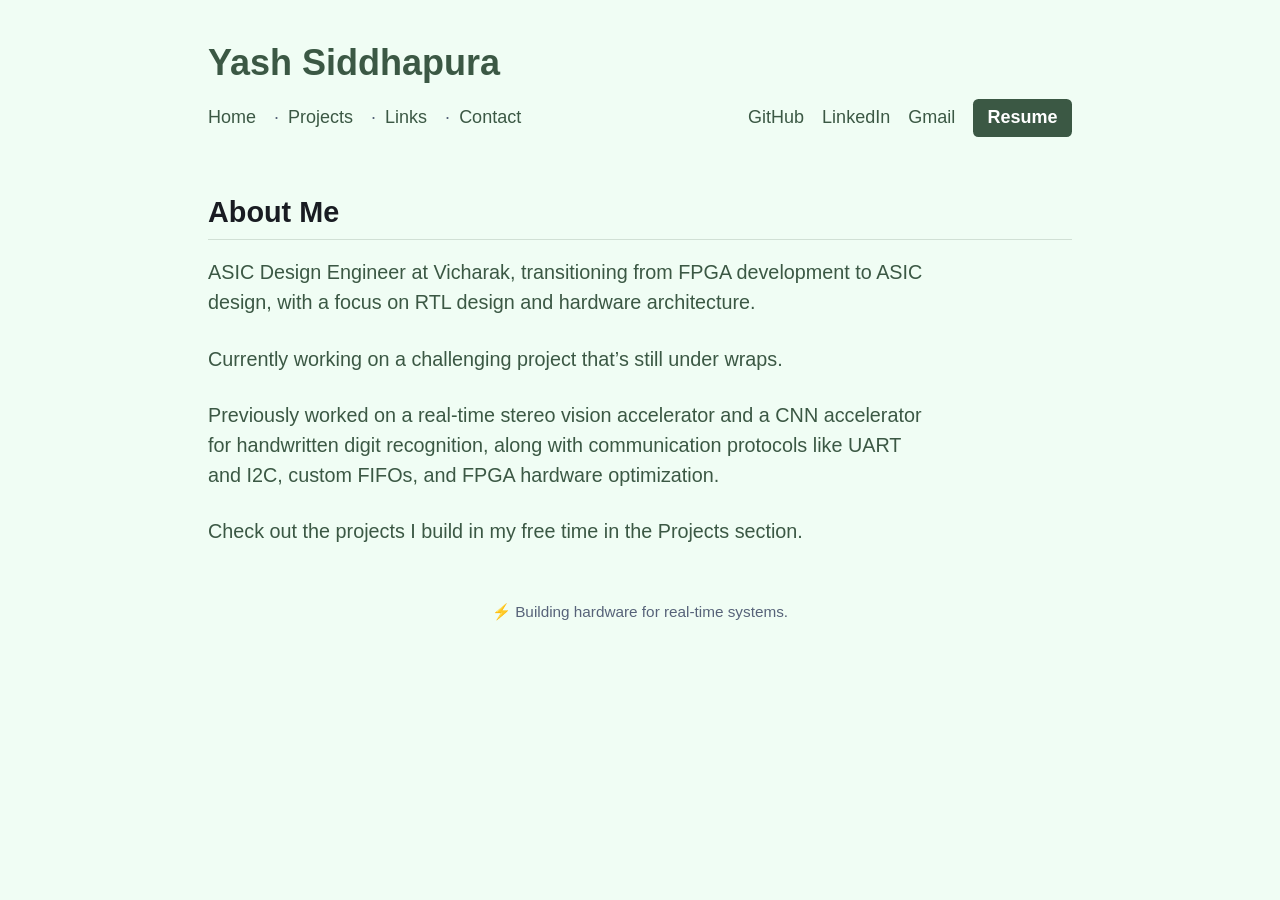
<file: index.html>
<!DOCTYPE html>
<html lang="en">
<head>
    <meta charset="UTF-8">
    <meta name="viewport" content="width=device-width, initial-scale=1.0">
    <title>Yash Siddhapura — Home</title>
    <style>
        *,
        *::before,
        *::after {
            box-sizing: border-box;
            margin: 0;
            padding: 0;
        }

        :root {
            --bg: #f0fdf4;
            --bg-dim: #f5f7f9;
            --fg: #3b5844;
            --fg-dim: #576379;
            --fg-heavy: #191c22;
            --primary: #3b5844;
            --border: #d1e0d5;
            --radius: 0.3rem;
            --max-width: 50rem;
            --font-size: 18px;
        }

        html {
            scroll-behavior: smooth;
            font-size: var(--font-size);
            font-family: -apple-system, BlinkMacSystemFont, 'Segoe UI', Roboto, Oxygen, Ubuntu, Cantarell, sans-serif;
            background: var(--bg);
            color: var(--fg);
            line-height: 1.5;
        }

        body {
            margin: 0 auto;
            max-width: var(--max-width);
            padding: 0 1rem;
        }

        h1, h2, h3, h4, h5, h6 {
            color: var(--fg-heavy);
        }

        a {
            color: var(--primary);
            text-decoration: none;
            transition: opacity 0.2s;
        }

        a:hover {
            text-decoration: underline;
            opacity: 0.8;
        }

        body > header {
            padding: 2rem 0 1rem;
        }

        .site-title {
            margin-bottom: 0.5rem;
        }

        .site-title a {
            color: var(--primary);
            text-decoration: none;
        }

        nav {
            display: flex;
            flex-wrap: wrap;
            justify-content: space-between;
            align-items: center;
        }

        .nav-links {
            list-style: none;
            display: flex;
            gap: 1rem;
            flex-wrap: wrap;
        }

        .nav-links li + li::before {
            content: "·";
            margin-right: 0.5rem;
            color: var(--fg-dim);
        }

        .external-links {
            display: flex;
            gap: 1rem;
            align-items: center;
        }

        .resume-btn {
            background: var(--primary);
            color: white;
            padding: 0.3rem 0.8rem;
            border-radius: var(--radius);
            font-weight: 600;
            transition: background 0.2s;
        }

        .resume-btn:hover {
            background: #2c4634;
            text-decoration: none;
            opacity: 1;
        }

        main {
            margin: 2rem 0;
        }

        section {
            margin-bottom: 3rem;
        }

        .section-title {
            font-size: 1.6rem;
            margin-bottom: 1rem;
            border-bottom: 1px solid var(--border);
            padding-bottom: 0.3rem;
        }

        .intro {
            font-size: 1.1rem;
            max-width: 40rem;
        }

        body > footer {
            margin: 3rem 0;
            text-align: center;
            color: var(--fg-dim);
            font-size: 0.85rem;
        }

        @media (max-width: 600px) {
            nav {
                flex-direction: column;
                align-items: flex-start;
                gap: 0.8rem;
            }
            .external-links {
                flex-wrap: wrap;
            }
        }
    </style>
</head>
<body>
    <header>
        <h1 class="site-title"><a href="index.html">Yash Siddhapura</a></h1>
        <nav>
            <ul class="nav-links">
                <li><a href="index.html">Home</a></li>
                <li><a href="projects.html">Projects</a></li>
                <li><a href="links.html">Links</a></li>
                <li><a href="contact.html">Contact</a></li>
            </ul>
            <div class="external-links">
                <a href="https://github.com/siddhapura-Yash" target="_blank" rel="noopener">GitHub</a>
                <a href="https://linkedin.com/in/yash-siddhapura" target="_blank" rel="noopener">LinkedIn</a>
                <a href="mailto:yash.siddhapura@email.com">Gmail</a>
                <a href="YASH_SIDDHAPURA_RESUME.pdf" class="resume-btn" target="_blank" rel="noopener">Resume</a>
            </div>
        </nav>
    </header>

    <main>
       <section>

    <h2 class="section-title">About Me</h2>

    <p class="intro">
        ASIC Design Engineer at Vicharak, transitioning from FPGA development to ASIC design, with a focus on RTL design and hardware architecture.
    </p>

    <br>

    <p class="intro">
        Currently working on a challenging project that’s still under wraps.
    </p>

    <br>

    <p class="intro">
        Previously worked on a real-time stereo vision accelerator and a CNN accelerator for handwritten digit recognition, along with communication protocols like UART and I2C, custom FIFOs, and FPGA hardware optimization.
    </p>

    <br>

    <p class="intro">
        Check out the projects I build in my free time in the Projects section.
    </p>

</section>
    </main>

  <footer>
      <p>
          ⚡ Building hardware for real-time systems.
      </p>
  </footer>
</body>
</html>
</file>
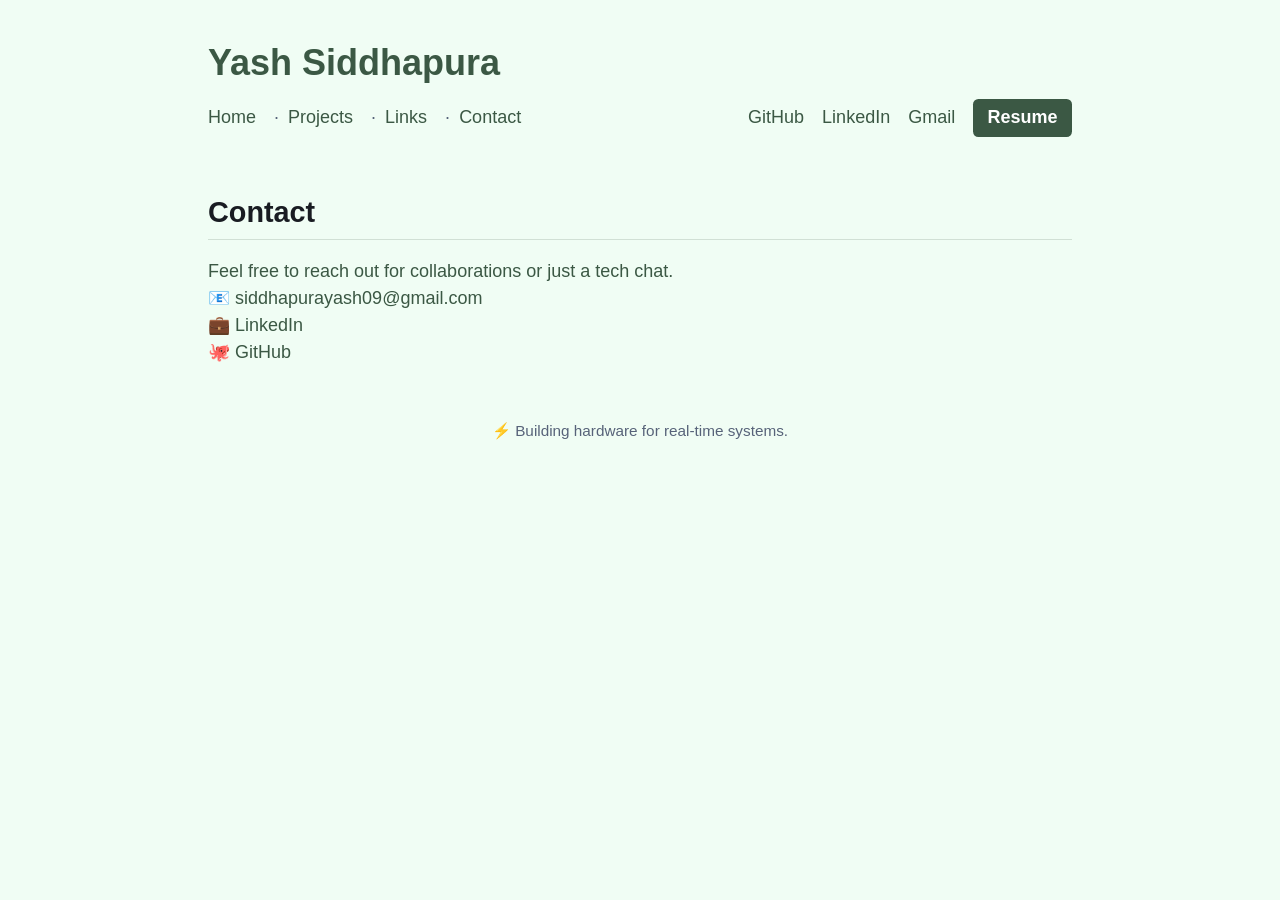
<file: contact.html>
<!DOCTYPE html>
<html lang="en">
<head>
    <meta charset="UTF-8">
    <meta name="viewport" content="width=device-width, initial-scale=1.0">
    <title>Yash Siddhapura — Contact</title>
    <style>
        *,
        *::before,
        *::after {
            box-sizing: border-box;
            margin: 0;
            padding: 0;
        }

        :root {
            --bg: #f0fdf4;
            --bg-dim: #f5f7f9;
            --fg: #3b5844;
            --fg-dim: #576379;
            --fg-heavy: #191c22;
            --primary: #3b5844;
            --border: #d1e0d5;
            --radius: 0.3rem;
            --max-width: 50rem;
            --font-size: 18px;
        }

        html {
            scroll-behavior: smooth;
            font-size: var(--font-size);
            font-family: -apple-system, BlinkMacSystemFont, 'Segoe UI', Roboto, Oxygen, Ubuntu, Cantarell, sans-serif;
            background: var(--bg);
            color: var(--fg);
            line-height: 1.5;
        }

        body {
            margin: 0 auto;
            max-width: var(--max-width);
            padding: 0 1rem;
        }

        h1, h2, h3, h4, h5, h6 {
            color: var(--fg-heavy);
        }

        a {
            color: var(--primary);
            text-decoration: none;
            transition: opacity 0.2s;
        }

        a:hover {
            text-decoration: underline;
            opacity: 0.8;
        }

        body > header {
            padding: 2rem 0 1rem;
        }

        .site-title {
            margin-bottom: 0.5rem;
        }

        .site-title a {
            color: var(--primary);
            text-decoration: none;
        }

        nav {
            display: flex;
            flex-wrap: wrap;
            justify-content: space-between;
            align-items: center;
        }

        .nav-links {
            list-style: none;
            display: flex;
            gap: 1rem;
            flex-wrap: wrap;
        }

        .nav-links li + li::before {
            content: "·";
            margin-right: 0.5rem;
            color: var(--fg-dim);
        }

        .external-links {
            display: flex;
            gap: 1rem;
            align-items: center;
        }

        .resume-btn {
            background: var(--primary);
            color: white;
            padding: 0.3rem 0.8rem;
            border-radius: var(--radius);
            font-weight: 600;
            transition: background 0.2s;
        }

        .resume-btn:hover {
            background: #2c4634;
            text-decoration: none;
            opacity: 1;
        }

        main {
            margin: 2rem 0;
        }

        section {
            margin-bottom: 3rem;
        }

        .section-title {
            font-size: 1.6rem;
            margin-bottom: 1rem;
            border-bottom: 1px solid var(--border);
            padding-bottom: 0.3rem;
        }

        .contact-info {
            font-size: 1rem;
        }

        body > footer {
            margin: 3rem 0;
            text-align: center;
            color: var(--fg-dim);
            font-size: 0.85rem;
        }

        @media (max-width: 600px) {
            nav {
                flex-direction: column;
                align-items: flex-start;
                gap: 0.8rem;
            }
            .external-links {
                flex-wrap: wrap;
            }
        }
    </style>
</head>
<body>
    <header>
        <h1 class="site-title"><a href="index.html">Yash Siddhapura</a></h1>
        <nav>
            <ul class="nav-links">
                <li><a href="index.html">Home</a></li>
                <li><a href="projects.html">Projects</a></li>
                <li><a href="links.html">Links</a></li>
                <li><a href="contact.html">Contact</a></li>
            </ul>
            <div class="external-links">
                <a href="https://github.com/siddhapura-Yash" target="_blank" rel="noopener">GitHub</a>
                <a href="https://www.linkedin.com/in/siddhapurayash/" target="_blank" rel="noopener">LinkedIn</a>
                <a href="mailto:yash.siddhapurayash09@email.com">Gmail</a>
                <a href="YASH_SIDDHAPURA_RESUME.pdf" class="resume-btn" target="_blank" rel="noopener">Resume</a>
            </div>
        </nav>
    </header>

    <main>
        <section>
            <h2 class="section-title">Contact</h2>
            <p class="contact-info">
                Feel free to reach out for collaborations or just a tech chat.<br>
                📧 <a href="mailto:siddhapurayash09@gmail.com">siddhapurayash09@gmail.com</a><br>

                💼 <a href="https://linkedin.com/in/yash-siddhapura" target="_blank" rel="noopener">LinkedIn</a><br>

                🐙 <a href="https://github.com/siddhapura-Yash" target="_blank" rel="noopener">GitHub</a>
            </p>
        </section>
    </main>

  <footer>
      <p>
          ⚡ Building hardware for real-time systems.
      </p>
  </footer>
</body>
</html>
</file>
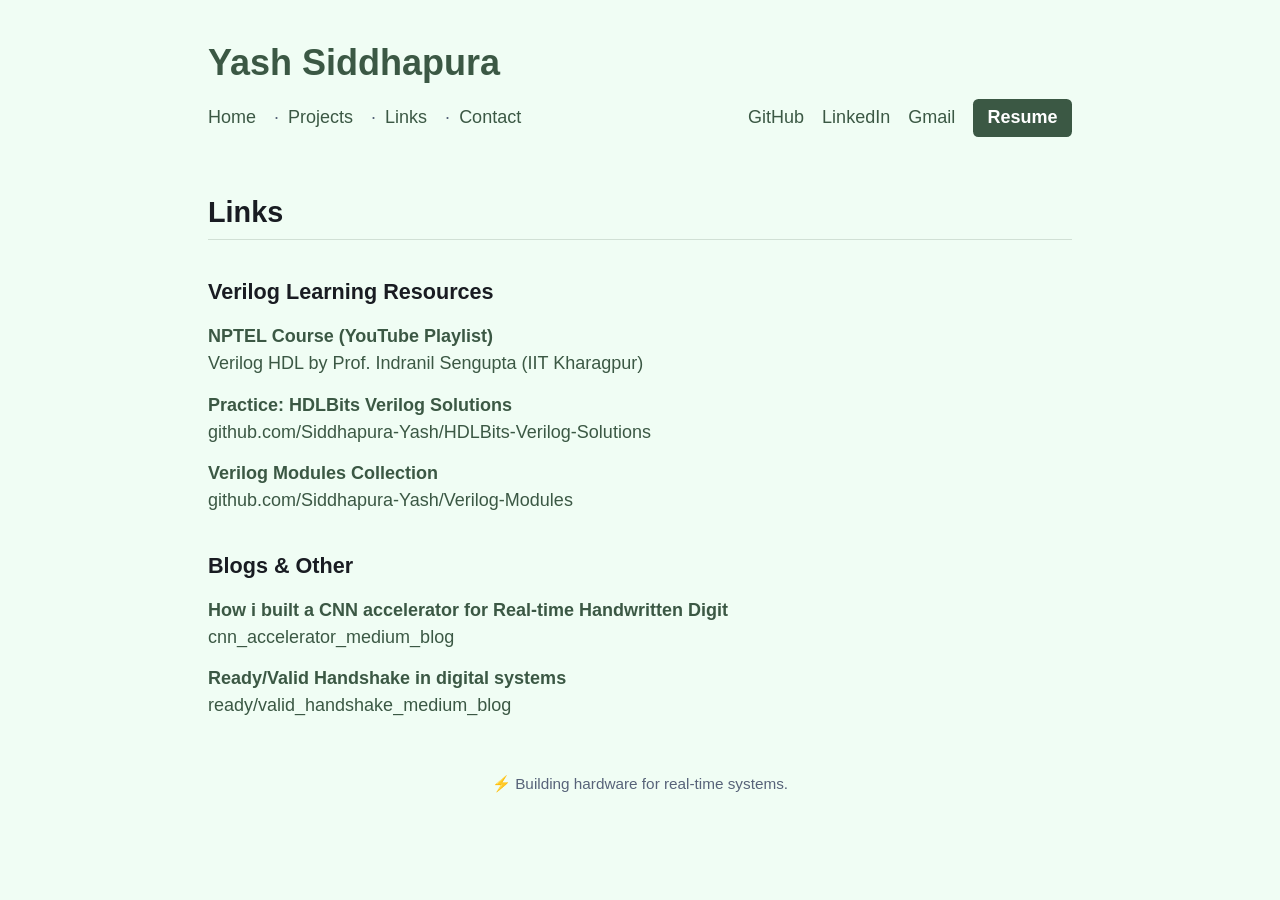
<file: links.html>
<!DOCTYPE html>
<html lang="en">
<head>
    <meta charset="UTF-8">
    <meta name="viewport" content="width=device-width, initial-scale=1.0">
    <title>Yash Siddhapura — Links</title>
    <style>
        *,
        *::before,
        *::after {
            box-sizing: border-box;
            margin: 0;
            padding: 0;
        }

        :root {
            --bg: #f0fdf4;
            --bg-dim: #f5f7f9;
            --fg: #3b5844;
            --fg-dim: #576379;
            --fg-heavy: #191c22;
            --primary: #3b5844;
            --border: #d1e0d5;
            --radius: 0.3rem;
            --max-width: 50rem;
            --font-size: 18px;
        }

        html {
            scroll-behavior: smooth;
            font-size: var(--font-size);
            font-family: -apple-system, BlinkMacSystemFont, 'Segoe UI', Roboto, Oxygen, Ubuntu, Cantarell, sans-serif;
            background: var(--bg);
            color: var(--fg);
            line-height: 1.5;
        }

        body {
            margin: 0 auto;
            max-width: var(--max-width);
            padding: 0 1rem;
        }

        h1, h2, h3, h4, h5, h6 {
            color: var(--fg-heavy);
        }

        a {
            color: var(--primary);
            text-decoration: none;
            transition: opacity 0.2s;
        }

        a:hover {
            text-decoration: underline;
            opacity: 0.8;
        }

        body > header {
            padding: 2rem 0 1rem;
        }

        .site-title {
            margin-bottom: 0.5rem;
        }

        .site-title a {
            color: var(--primary);
            text-decoration: none;
        }

        nav {
            display: flex;
            flex-wrap: wrap;
            justify-content: space-between;
            align-items: center;
        }

        .nav-links {
            list-style: none;
            display: flex;
            gap: 1rem;
            flex-wrap: wrap;
        }

        .nav-links li + li::before {
            content: "·";
            margin-right: 0.5rem;
            color: var(--fg-dim);
        }

        .external-links {
            display: flex;
            gap: 1rem;
            align-items: center;
        }

        .resume-btn {
            background: var(--primary);
            color: white;
            padding: 0.3rem 0.8rem;
            border-radius: var(--radius);
            font-weight: 600;
            transition: background 0.2s;
        }

        .resume-btn:hover {
            background: #2c4634;
            text-decoration: none;
            opacity: 1;
        }

        main {
            margin: 2rem 0;
        }

        section {
            margin-bottom: 3rem;
        }

        .section-title {
            font-size: 1.6rem;
            margin-bottom: 1rem;
            border-bottom: 1px solid var(--border);
            padding-bottom: 0.3rem;
        }

        .sub-section {
            margin-top: 2rem;
        }

        .sub-title {
            font-size: 1.2rem;
            margin-bottom: 0.8rem;
            color: var(--fg-heavy);
        }

        .links-list {
            list-style: none;
        }

        .links-list li {
            margin-bottom: 0.8rem;
        }

        .links-list .note {
            color: var(--fg-dim);
            font-style: italic;
            margin-left: 0.3rem;
        }

        body > footer {
            margin: 3rem 0;
            text-align: center;
            color: var(--fg-dim);
            font-size: 0.85rem;
        }

        @media (max-width: 600px) {
            nav {
                flex-direction: column;
                align-items: flex-start;
                gap: 0.8rem;
            }
            .external-links {
                flex-wrap: wrap;
            }
        }
    </style>
</head>
<body>
    <header>
        <h1 class="site-title"><a href="index.html">Yash Siddhapura</a></h1>
        <nav>
            <ul class="nav-links">
                <li><a href="index.html">Home</a></li>
                <li><a href="projects.html">Projects</a></li>
                <li><a href="links.html">Links</a></li>
                <li><a href="contact.html">Contact</a></li>
            </ul>
            <div class="external-links">
                <a href="https://github.com/siddhapura-Yash" target="_blank" rel="noopener">GitHub</a>
                <a href="https://linkedin.com/in/yash-siddhapura" target="_blank" rel="noopener">LinkedIn</a>
                <a href="mailto:yash.siddhapura@email.com">Gmail</a>
                <a href="YASH_SIDDHAPURA_RESUME.pdf" class="resume-btn" target="_blank" rel="noopener">Resume</a>
            </div>
        </nav>
    </header>

    <main>
        <section>
            <h2 class="section-title">Links</h2>

            <!-- Projects & Code
            <div class="sub-section">
                <h3 class="sub-title">Projects & Code</h3>
                <ul class="links-list">
                    <li>
                        <strong>ARM‑inspired 32‑bit RISC CPU</strong><br>
                        <a href="https://github.com/Siddhapura-Yash/32_bit_RISC_CPU_Based_on_ARM_Architecture" target="_blank" rel="noopener">
                            github.com/Siddhapura-Yash/ARM_inspired_CPU
                        </a>
                    </li>
                    <li>
                        <strong>19‑bit Custom ISA Processor</strong><br>
                        <a href="https://github.com/Siddhapura-Yash/Vicharak_Task/tree/main/Task%201%20(19-bit%20architecture)" target="_blank" rel="noopener">
                            github.com/Siddhapura-Yash/19-bit_custom_ISA
                        </a>
                    </li>
                </ul>
            </div> -->

            <!-- Learning Resources -->
            <div class="sub-section">
                <h3 class="sub-title">Verilog Learning Resources</h3>
                <ul class="links-list">
                    <li>
                        <strong>NPTEL Course (YouTube Playlist)</strong><br>
                        <a href="https://www.youtube.com/playlist?list=PLRsFfXmDi9IYCNlvNjrsD8bLMmNE0UxBH" target="_blank" rel="noopener">
                            Verilog HDL by Prof. Indranil Sengupta (IIT Kharagpur)
                        </a>
                    </li>
                    <!-- <li>
                        <strong>Book: “Verilog HDL” by Samir Palnitkar</strong><br>
                        <span class="note">Recommended for beginners and as a reference guide.</span>
                    </li> -->
                    <li>
                        <strong>Practice: HDLBits Verilog Solutions</strong><br>
                        <a href="https://github.com/Siddhapura-Yash/HDLBits-Verilog-Solutions" target="_blank" rel="noopener">
                            github.com/Siddhapura-Yash/HDLBits-Verilog-Solutions
                        </a>
                    </li>
                    <li>
                        <strong>Verilog Modules Collection</strong><br>
                        <a href="https://github.com/Siddhapura-Yash/Verilog-Modules" target="_blank" rel="noopener">
                            github.com/Siddhapura-Yash/Verilog-Modules
                        </a>
                    </li>
                </ul>
            </div>

                <!-- <div class="project-card">
                    <h3>Verilog Modules Collection</h3>
                    <p>Library of combinational/sequential circuits: adders, multiplexers, flip‑flops, counters, ALU, FSMs.</p>
                    <div class="links">
                        <a href="https://github.com/Siddhapura-Yash/Verilog-Modules" target="_blank" rel="noopener">GitHub ↗</a>
                    </div>
                </div>

            <!-- Blog & Other -->
            <div class="sub-section">
                <h3 class="sub-title">Blogs & Other</h3>
                <ul class="links-list">
                    <li>
                        <strong>How i built a CNN accelerator for Real-time Handwritten Digit </strong><br>
                        <a href="https://medium.com/@siddhapurayash09/how-i-built-a-cnn-accelerator-on-fpga-using-verilog-32bb0fd3b450?sharedUserId=siddhapurayash09" target="_blank" rel="noopener">
                            cnn_accelerator_medium_blog
                        </a>
                    </li>
                 
                        <strong> Ready/Valid Handshake in digital systems </strong><br>
                        <a href="https://medium.com/@siddhapurayash09/ready-valid-handshake-explained-how-hardware-handles-data-flow-and-backpressure-7cad900c1a65?sharedUserId=siddhapurayash09" target="_blank" rel="noopener">
                            ready/valid_handshake_medium_blog
                        </a>
                    </li>
                    
                </ul>
            </div>
        </section>
    </main>

  <footer>
      <p>
          ⚡ Building hardware for real-time systems.
      </p>
  </footer>
</body>
</html>
</file>
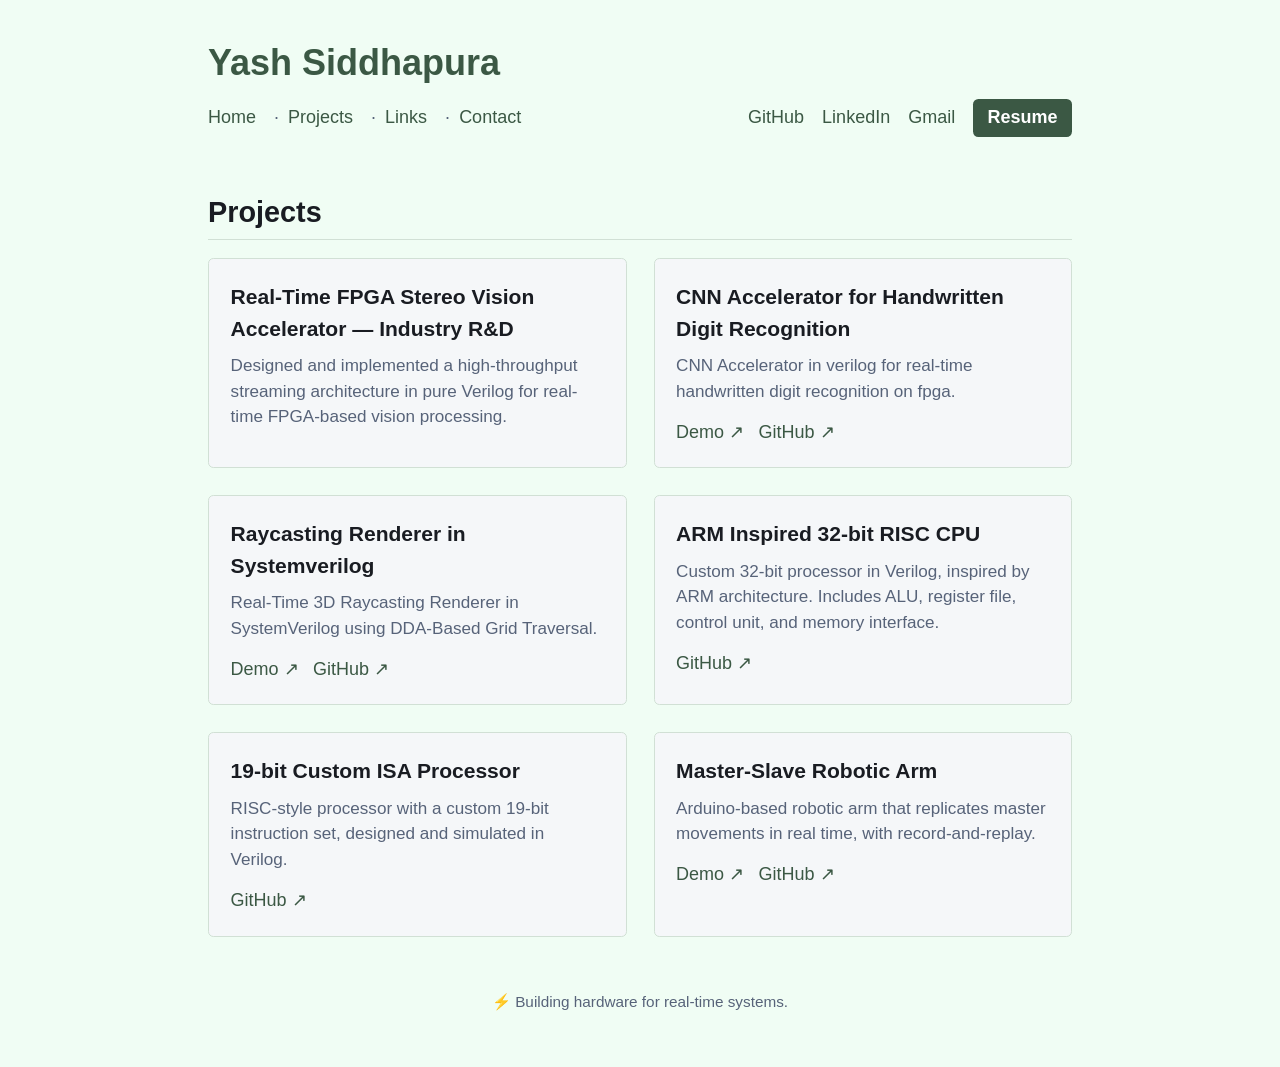
<file: projects.html>
<!DOCTYPE html>
<html lang="en">
<head>
    <meta charset="UTF-8">
    <meta name="viewport" content="width=device-width, initial-scale=1.0">
    <title>Yash Siddhapura — Projects</title>
    <style>
        *,
        *::before,
        *::after {
            box-sizing: border-box;
            margin: 0;
            padding: 0;
        }

        :root {
            --bg: #f0fdf4;
            --bg-dim: #f5f7f9;
            --fg: #3b5844;
            --fg-dim: #576379;
            --fg-heavy: #191c22;
            --primary: #3b5844;
            --border: #d1e0d5;
            --radius: 0.3rem;
            --max-width: 50rem;
            --font-size: 18px;
        }

        html {
            scroll-behavior: smooth;
            font-size: var(--font-size);
            font-family: -apple-system, BlinkMacSystemFont, 'Segoe UI', Roboto, Oxygen, Ubuntu, Cantarell, sans-serif;
            background: var(--bg);
            color: var(--fg);
            line-height: 1.5;
        }

        body {
            margin: 0 auto;
            max-width: var(--max-width);
            padding: 0 1rem;
        }

        h1, h2, h3, h4, h5, h6 {
            color: var(--fg-heavy);
        }

        a {
            color: var(--primary);
            text-decoration: none;
            transition: opacity 0.2s;
        }

        a:hover {
            text-decoration: underline;
            opacity: 0.8;
        }

        body > header {
            padding: 2rem 0 1rem;
        }

        .site-title {
            margin-bottom: 0.5rem;
        }

        .site-title a {
            color: var(--primary);
            text-decoration: none;
        }

        nav {
            display: flex;
            flex-wrap: wrap;
            justify-content: space-between;
            align-items: center;
        }

        .nav-links {
            list-style: none;
            display: flex;
            gap: 1rem;
            flex-wrap: wrap;
        }

        .nav-links li + li::before {
            content: "·";
            margin-right: 0.5rem;
            color: var(--fg-dim);
        }

        .external-links {
            display: flex;
            gap: 1rem;
            align-items: center;
        }

        .resume-btn {
            background: var(--primary);
            color: white;
            padding: 0.3rem 0.8rem;
            border-radius: var(--radius);
            font-weight: 600;
            transition: background 0.2s;
        }

        .resume-btn:hover {
            background: #2c4634;
            text-decoration: none;
            opacity: 1;
        }

        main {
            margin: 2rem 0;
        }

        section {
            margin-bottom: 3rem;
        }

        .section-title {
            font-size: 1.6rem;
            margin-bottom: 1rem;
            border-bottom: 1px solid var(--border);
            padding-bottom: 0.3rem;
        }

        .project-grid {
            display: grid;
            grid-template-columns: repeat(auto-fit, minmax(280px, 1fr));
            gap: 1.5rem;
        }

        .project-card {
            background: var(--bg-dim);
            border-radius: var(--radius);
            padding: 1.2rem;
            border: 1px solid var(--border);
            transition: transform 0.2s, box-shadow 0.2s;
        }

        .project-card:hover {
            transform: translateY(-3px);
            box-shadow: 0 4px 12px rgba(0,0,0,0.05);
        }

        .project-card h3 {
            margin-bottom: 0.5rem;
        }

        .project-card p {
            font-size: 0.95rem;
            color: var(--fg-dim);
        }

        .project-card .links {
            margin-top: 0.8rem;
            display: flex;
            gap: 0.8rem;
            flex-wrap: wrap;
        }

        body > footer {
            margin: 3rem 0;
            text-align: center;
            color: var(--fg-dim);
            font-size: 0.85rem;
        }

        @media (max-width: 600px) {
            nav {
                flex-direction: column;
                align-items: flex-start;
                gap: 0.8rem;
            }
            .external-links {
                flex-wrap: wrap;
            }
        }
    </style>
</head>
<body>
    <header>
        <h1 class="site-title"><a href="index.html">Yash Siddhapura</a></h1>
        <nav>
            <ul class="nav-links">
                <li><a href="index.html">Home</a></li>
                <li><a href="projects.html">Projects</a></li>
                <li><a href="links.html">Links</a></li>
                <li><a href="contact.html">Contact</a></li>
            </ul>
            <div class="external-links">
                <a href="https://github.com/siddhapura-Yash" target="_blank" rel="noopener">GitHub</a>
                <a href="https://linkedin.com/in/yash-siddhapura" target="_blank" rel="noopener">LinkedIn</a>
                <a href="mailto:yash.siddhapura@email.com">Gmail</a>
                <a href="YASH_SIDDHAPURA_RESUME.pdf" class="resume-btn" target="_blank" rel="noopener">Resume</a>
            </div>
        </nav>
    </header>

    <main>
        <section>
            <h2 class="section-title">Projects</h2>
            <div class="project-grid">
                <!-- Stereo Vision Accelerator (new) -->
                <div class="project-card">
                    <h3>Real-Time FPGA Stereo Vision Accelerator — Industry R&D</h3>
                    <p>Designed and implemented a high-throughput streaming architecture in pure Verilog for real-time FPGA-based vision processing. </p>
                </div>

                <div class="project-card">
                    <h3>CNN Accelerator for Handwritten Digit Recognition</h3>
                    <p>CNN Accelerator in verilog for real-time handwritten digit recognition on fpga.</p>
                  <div class="links">
                        <a href="https://youtube.com/shorts/lP0CcqOGTO4?si=usz_nDg3OeaUA5T7" target="_blank" rel="noopener">Demo ↗</a>
                        <a href="https://github.com/Siddhapura-Yash/CNN_Accelerator_for_Real_Time_Handwritten_Digit_Recognition" target="_blank" rel="noopener">GitHub ↗</a>
                    </div>
                </div> 
                
                <div class="project-card">
                    <h3>Raycasting Renderer in Systemverilog</h3>
                    <p>Real-Time 3D Raycasting Renderer in SystemVerilog using DDA-Based Grid Traversal.</p>
                    <div class="links">
                        <a href="https://youtu.be/DnbwZkidmCc" target="_blank" rel="noopener">Demo ↗</a>
                        <a href="https://github.com/Siddhapura-Yash/raycasting_on_fpga" target="_blank" rel="noopener">GitHub ↗</a>
                    </div>
                </div>
                <div class="project-card">
                    <h3>ARM Inspired 32-bit RISC CPU </h3>
                    <p>Custom 32‑bit processor in Verilog, inspired by ARM architecture. Includes ALU, register file, control unit, and memory interface.</p>
                    <div class="links">
                        <a href="https://github.com/Siddhapura-Yash/32_bit_RISC_CPU_Based_on_ARM_Architecture" target="_blank" rel="noopener">GitHub ↗</a>
                    </div>
                </div>
                <!-- <div class="project-card">
                    <h3>Synchronous & Asynchronous FIFO</h3>
                    <p>Verified Verilog IPs for synchronous and asynchronous FIFO buffers, with Gray‑code CDC, ready for FPGA integration.</p>
                    <div class="links">
                        <a href="https://github.com/Siddhapura-Yash/synchronous_fifo_ip" target="_blank" rel="noopener">Sync FIFO ↗</a>
                        <a href="https://github.com/Siddhapura-Yash/asynchronous_fifo_ip" target="_blank" rel="noopener">Async FIFO ↗</a>
                    </div>
                </div> -->
         <!--       <div class="project-card">
                    <h3>SHA‑256 in Verilog</h3>
                    <p>Modular Verilog implementation of the SHA‑256 hash algorithm with verified test vectors.</p>
                    <div class="links">
                        <a href="https://github.com/Siddhapura-Yash/Vicharak_Task/tree/main/Task-2%20(SHA-256)" target="_blank" rel="noopener">GitHub ↗</a>
                    </div>  
                </div>  -->
                <div class="project-card">
                    <h3>19‑bit Custom ISA Processor</h3>
                    <p>RISC‑style processor with a custom 19‑bit instruction set, designed and simulated in Verilog.</p>
                    <div class="links">
                        <a href="https://github.com/Siddhapura-Yash/Vicharak_Task/tree/main/Task%201%20(19-bit%20architecture)" target="_blank" rel="noopener">GitHub ↗</a>
                    </div>
                </div>
                <div class="project-card">
                    <h3>Master‑Slave Robotic Arm</h3>
                    <p>Arduino‑based robotic arm that replicates master movements in real time, with record‑and‑replay.</p>
                    <div class="links">
                        <a href="https://youtu.be/WwKxOK-ptXw" target="_blank" rel="noopener">Demo ↗</a>
                        <a href="https://github.com/Siddhapura-Yash/Master-Slave-Robotic-Arm" target="_blank" rel="noopener">GitHub ↗</a>
                    </div>
                </div>

                <!-- <div class="project-card">
                    <h3>VGA Signal Generator</h3>
                    <p>FPGA‑based VGA controller that animates a bouncing ball (C++/Verilog).</p>
                    <div class="links">
                        <a href="https://github.com/Siddhapura-Yash/VGA_Bouncing_Ball" target="_blank" rel="noopener">GitHub ↗</a>
                    </div>
                </div> -->
                
                <!-- <div class="project-card">
                    <h3>Verilog Modules Collection</h3>
                    <p>Library of combinational/sequential circuits: adders, multiplexers, flip‑flops, counters, ALU, FSMs.</p>
                    <div class="links">
                        <a href="https://github.com/Siddhapura-Yash/Verilog-Modules" target="_blank" rel="noopener">GitHub ↗</a>
                    </div>
                </div> -->
            </div>
        </section>
    </main>
  <footer>
      <p>
          ⚡ Building hardware for real-time systems.
      </p>
  </footer>
</body>
</html>
</file>
